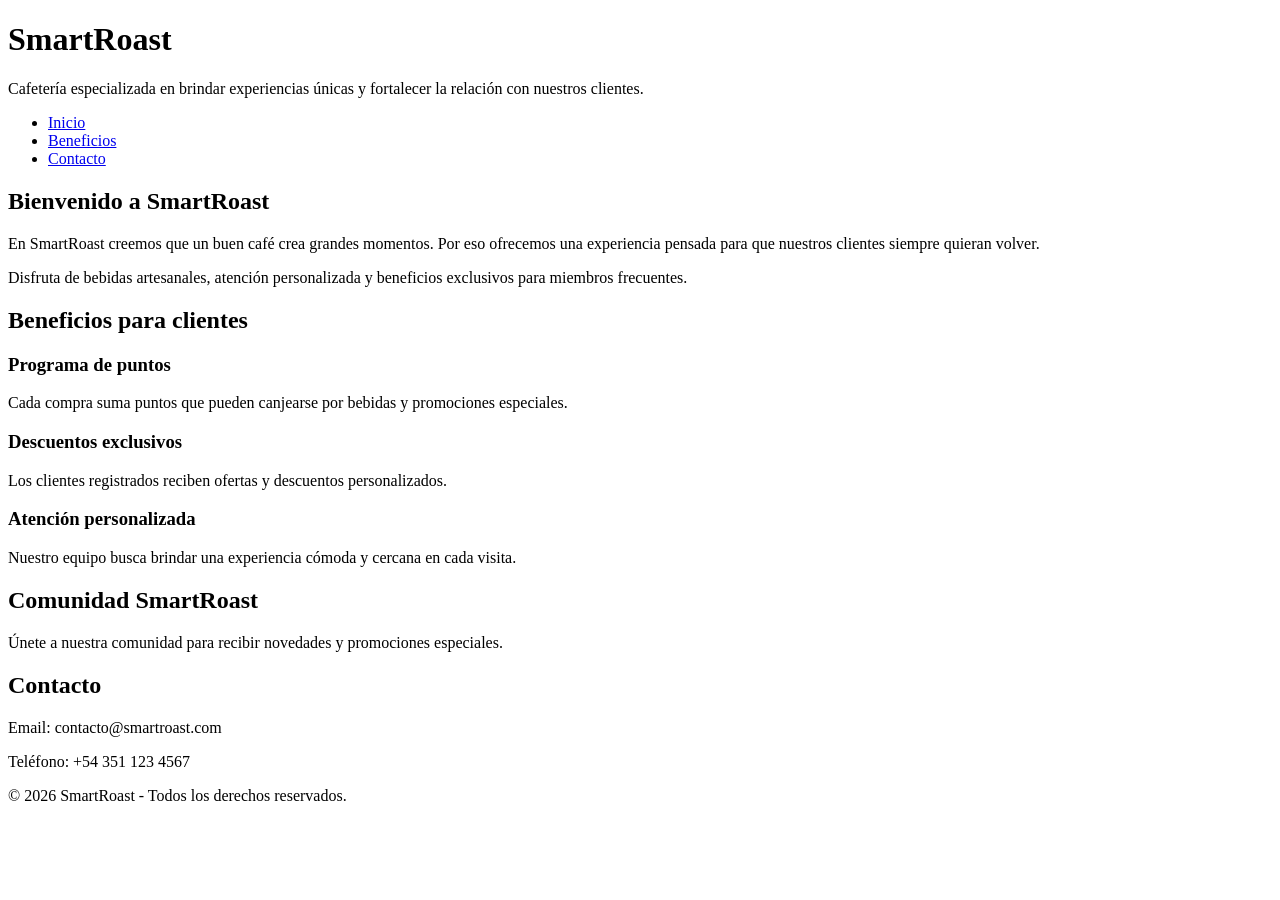
<file: index.html>
<!DOCTYPE html>
<html lang="es">
<head>
    <meta charset="UTF-8">
    <meta name="viewport" content="width=device-width, initial-scale=1.0">
    <title>SmartRoast</title>
</head>
<body>

    <header>
        <h1>SmartRoast</h1>
        <p>
            Cafetería especializada en brindar experiencias únicas y fortalecer
            la relación con nuestros clientes.
        </p>
    </header>

    <nav>
        <ul>
            <li><a href="#inicio">Inicio</a></li>
            <li><a href="#beneficios">Beneficios</a></li>
            <li><a href="#contacto">Contacto</a></li>
        </ul>
    </nav>

    <main>

        <section id="inicio">
            <h2>Bienvenido a SmartRoast</h2>

            <p>
                En SmartRoast creemos que un buen café crea grandes momentos.
                Por eso ofrecemos una experiencia pensada para que nuestros
                clientes siempre quieran volver.
            </p>

            <p>
                Disfruta de bebidas artesanales, atención personalizada y
                beneficios exclusivos para miembros frecuentes.
            </p>
        </section>

        <section id="beneficios">
            <h2>Beneficios para clientes</h2>

            <article>
                <h3>Programa de puntos</h3>
                <p>
                    Cada compra suma puntos que pueden canjearse por bebidas
                    y promociones especiales.
                </p>
            </article>

            <article>
                <h3>Descuentos exclusivos</h3>
                <p>
                    Los clientes registrados reciben ofertas y descuentos
                    personalizados.
                </p>
            </article>

            <article>
                <h3>Atención personalizada</h3>
                <p>
                    Nuestro equipo busca brindar una experiencia cómoda y
                    cercana en cada visita.
                </p>
            </article>
        </section>

        <aside>
            <h2>Comunidad SmartRoast</h2>
            <p>
                Únete a nuestra comunidad para recibir novedades y promociones
                especiales.
            </p>
        </aside>

    </main>

    <footer id="contacto">
        <h2>Contacto</h2>
        <p>Email: contacto@smartroast.com</p>
        <p>Teléfono: +54 351 123 4567</p>
        <p>&copy; 2026 SmartRoast - Todos los derechos reservados.</p>
    </footer>

</body>
</html>
</file>
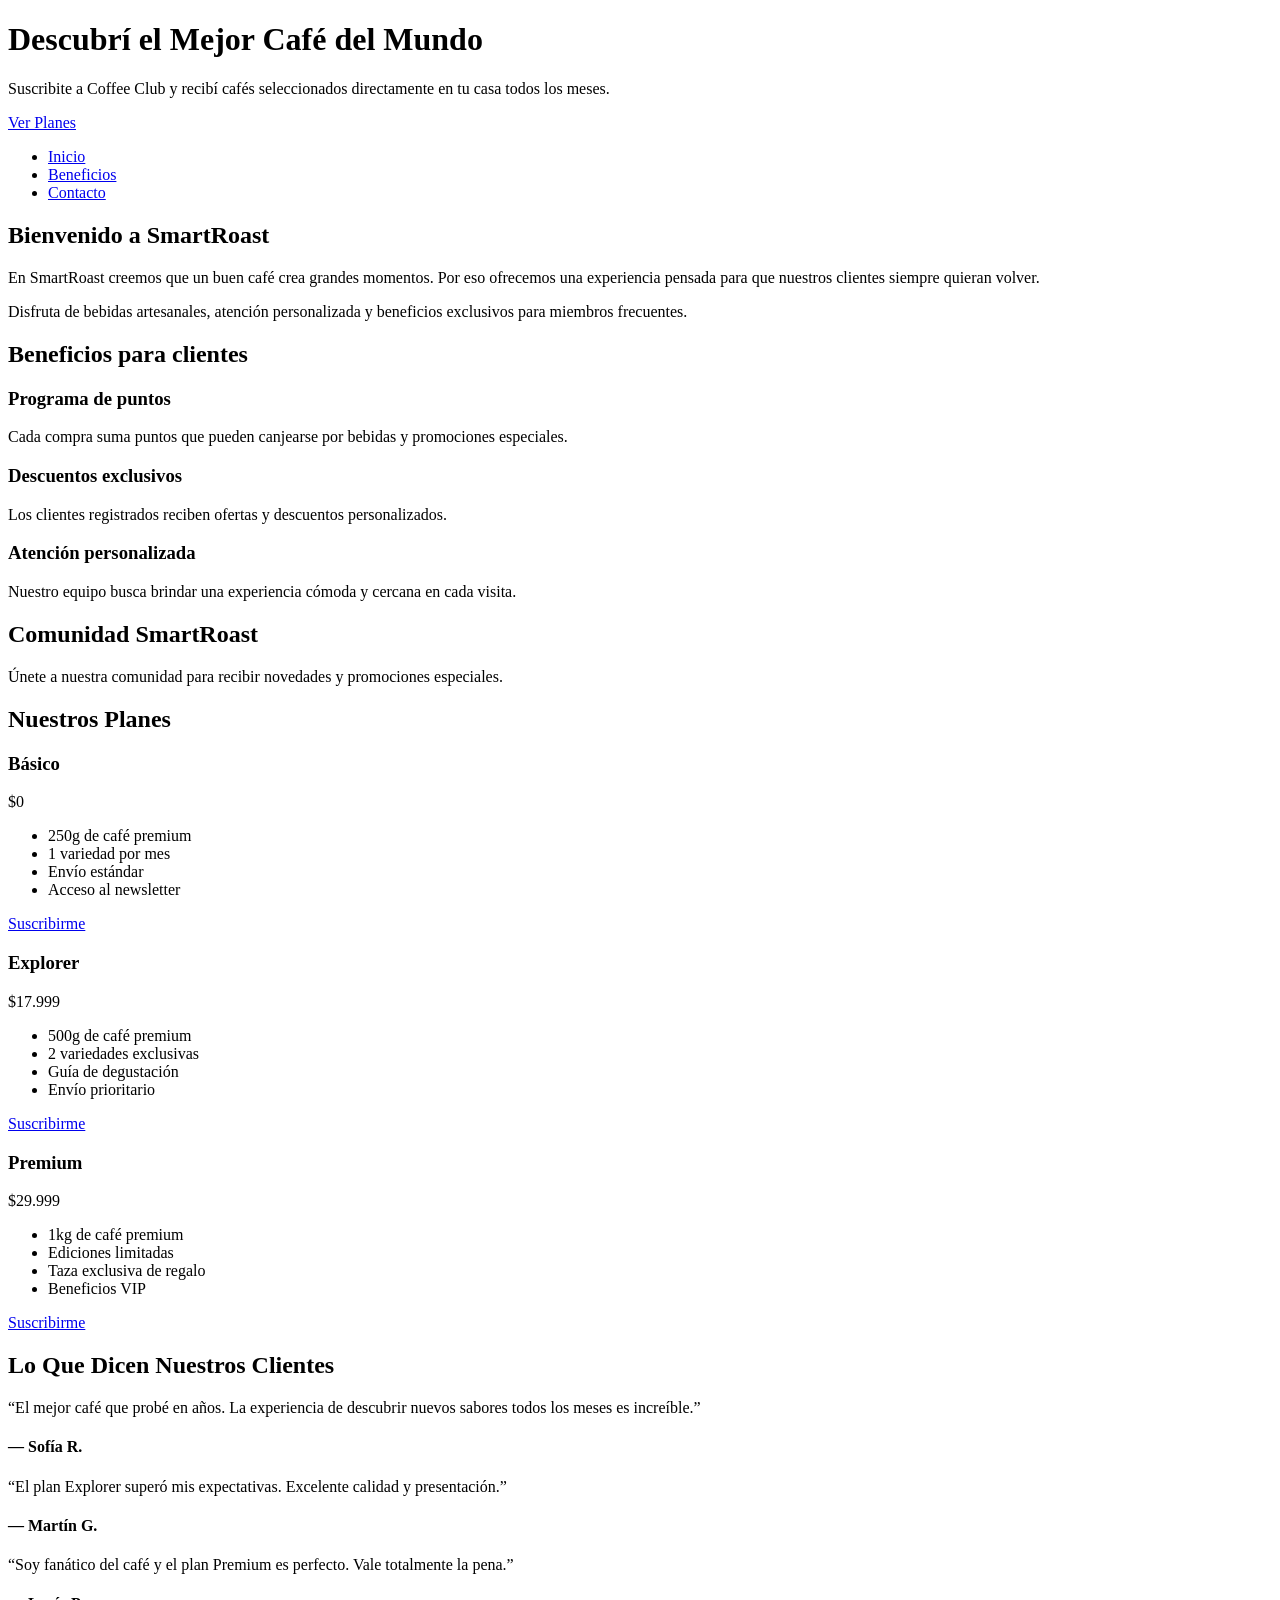
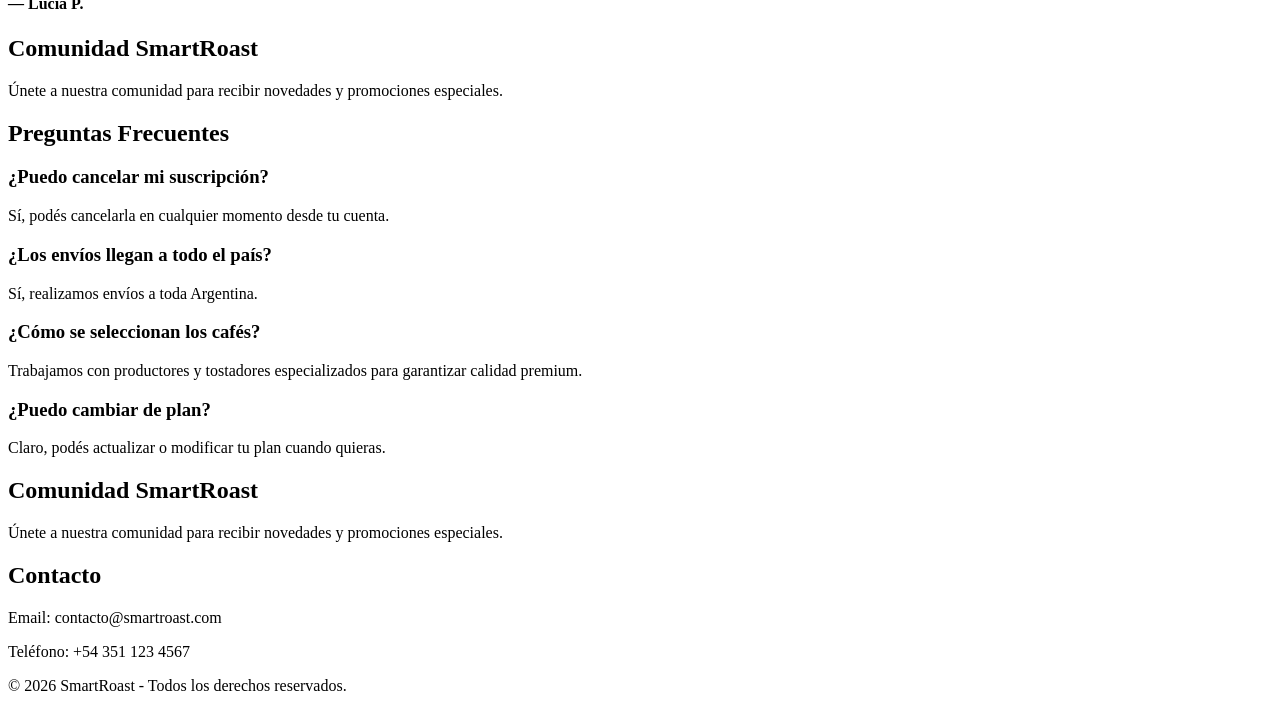
<file: Frontend/index.html>
<!DOCTYPE html>
<html lang="es">
<head>
    <meta charset="UTF-8">
    <meta name="viewport" content="width=device-width, initial-scale=1.0">
    <title>SmartRoast</title>
</head>
</head>
<body>
  <header>
    <div class="hero">
      <h1>Descubrí el Mejor Café del Mundo</h1>
      <p>
        Suscribite a Coffee Club y recibí cafés seleccionados
        directamente en tu casa todos los meses.
      </p>
      <a href="#planes" class="btn">Ver Planes</a>
    </div>
  </header>

    <nav>
        <ul>
            <li><a href="#inicio">Inicio</a></li>
            <li><a href="#beneficios">Beneficios</a></li>
            <li><a href="#contacto">Contacto</a></li>
        </ul>
    </nav>

    <main>

        <section id="inicio">
            <h2>Bienvenido a SmartRoast</h2>

            <p>
                En SmartRoast creemos que un buen café crea grandes momentos.
                Por eso ofrecemos una experiencia pensada para que nuestros
                clientes siempre quieran volver.
            </p>

            <p>
                Disfruta de bebidas artesanales, atención personalizada y
                beneficios exclusivos para miembros frecuentes.
            </p>
        </section>

        <section id="beneficios">
            <h2>Beneficios para clientes</h2>

            <article>
                <h3>Programa de puntos</h3>
                <p>
                    Cada compra suma puntos que pueden canjearse por bebidas
                    y promociones especiales.
                </p>
            </article>

            <article>
                <h3>Descuentos exclusivos</h3>
                <p>
                    Los clientes registrados reciben ofertas y descuentos
                    personalizados.
                </p>
            </article>

            <article>
                <h3>Atención personalizada</h3>
                <p>
                    Nuestro equipo busca brindar una experiencia cómoda y
                    cercana en cada visita.
                </p>
            </article>
        </section>

        <aside>
            <h2>Comunidad SmartRoast</h2>
            <p>
                Únete a nuestra comunidad para recibir novedades y promociones
                especiales.
            </p>
        </aside>

    </main>


  <!-- PLANES -->

  <section id="planes">
    <h2 class="section-title">Nuestros Planes</h2>

    <div class="pricing">

      <div class="card">
        <h3>Básico</h3>
        <div class="basico">$0</div>

        <ul>
          <li>250g de café premium</li>
          <li>1 variedad por mes</li>
          <li>Envío estándar</li>
          <li>Acceso al newsletter</li>
        </ul>

        <a href="#" class="btn">Suscribirme</a>
      </div>

      <div class="card premium">
        <h3>Explorer</h3>
        <div class="basico">$17.999</div>

        <ul>
          <li>500g de café premium</li>
          <li>2 variedades exclusivas</li>
          <li>Guía de degustación</li>
          <li>Envío prioritario</li>
        </ul>

        <a href="#" class="btn">Suscribirme</a>
      </div>

      <div class="card">
        <h3>Premium</h3>
        <div class="basico">$29.999</div>

        <ul>
          <li>1kg de café premium</li>
          <li>Ediciones limitadas</li>
          <li>Taza exclusiva de regalo</li>
          <li>Beneficios VIP</li>
        </ul>

        <a href="#" class="btn">Suscribirme</a>
      </div>

    </div>
  </section>
<!-- TESTIMONIOS -->

  <section>
    <h2 class="section-title">Lo Que Dicen Nuestros Clientes</h2>

    <div class="testimonials">

      <div class="testimonial">
        <p>
          “El mejor café que probé en años. La experiencia
          de descubrir nuevos sabores todos los meses es increíble.”
        </p>

        <h4>— Sofía R.</h4>
      </div>

      <div class="testimonial">
        <p>
          “El plan Explorer superó mis expectativas.
          Excelente calidad y presentación.”
        </p>

        <h4>— Martín G.</h4>
      </div>

      <div class="testimonial">
        <p>
          “Soy fanático del café y el plan Premium es perfecto.
          Vale totalmente la pena.”
        </p>

        <h4>— Lucía P.</h4>
      </div>

    </div>
  </section>
        <aside>
            <h2>Comunidad SmartRoast</h2>
            <p>
                Únete a nuestra comunidad para recibir novedades y promociones
                especiales.
            </p>
        </aside>
      <!-- FAQ -->

  <section>
    <h2 class="section-title">Preguntas Frecuentes</h2>

    <div class="faq">

      <div class="faq-item">
        <h3>¿Puedo cancelar mi suscripción?</h3>
        <p>
          Sí, podés cancelarla en cualquier momento desde tu cuenta.
        </p>
      </div>

      <div class="faq-item">
        <h3>¿Los envíos llegan a todo el país?</h3>
        <p>
          Sí, realizamos envíos a toda Argentina.
        </p>
      </div>

      <div class="faq-item">
        <h3>¿Cómo se seleccionan los cafés?</h3>
        <p>
          Trabajamos con productores y tostadores especializados
          para garantizar calidad premium.
        </p>
      </div>

      <div class="faq-item">
        <h3>¿Puedo cambiar de plan?</h3>
        <p>
          Claro, podés actualizar o modificar tu plan cuando quieras.
        </p>
      </div>

    </div>
  </section>


        <aside>
            <h2>Comunidad SmartRoast</h2>
            <p>
                Únete a nuestra comunidad para recibir novedades y promociones
                especiales.
            </p>
        </aside>


    <footer id="contacto">
        <h2>Contacto</h2>
        <p>Email: contacto@smartroast.com</p>
        <p>Teléfono: +54 351 123 4567</p>
        <p>&copy; 2026 SmartRoast - Todos los derechos reservados.</p>
    </footer>

</body>
</html>
</file>
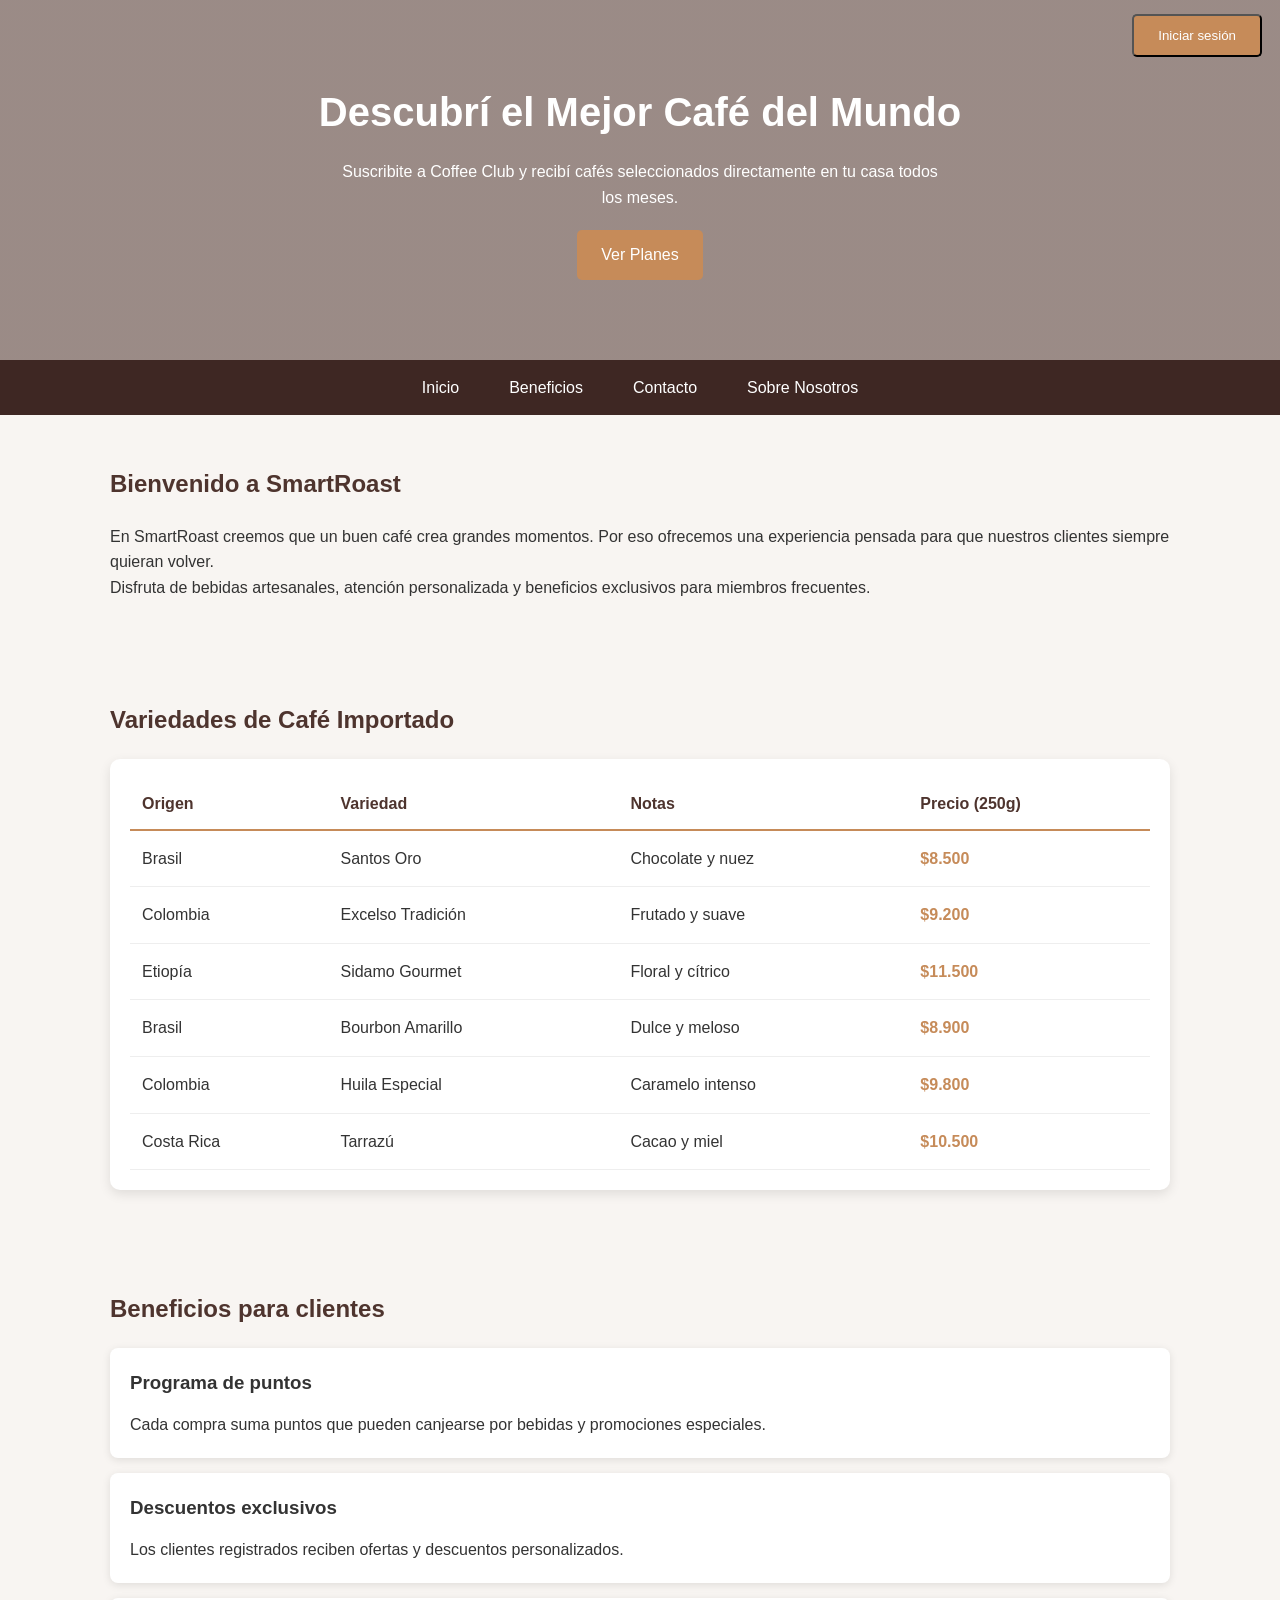
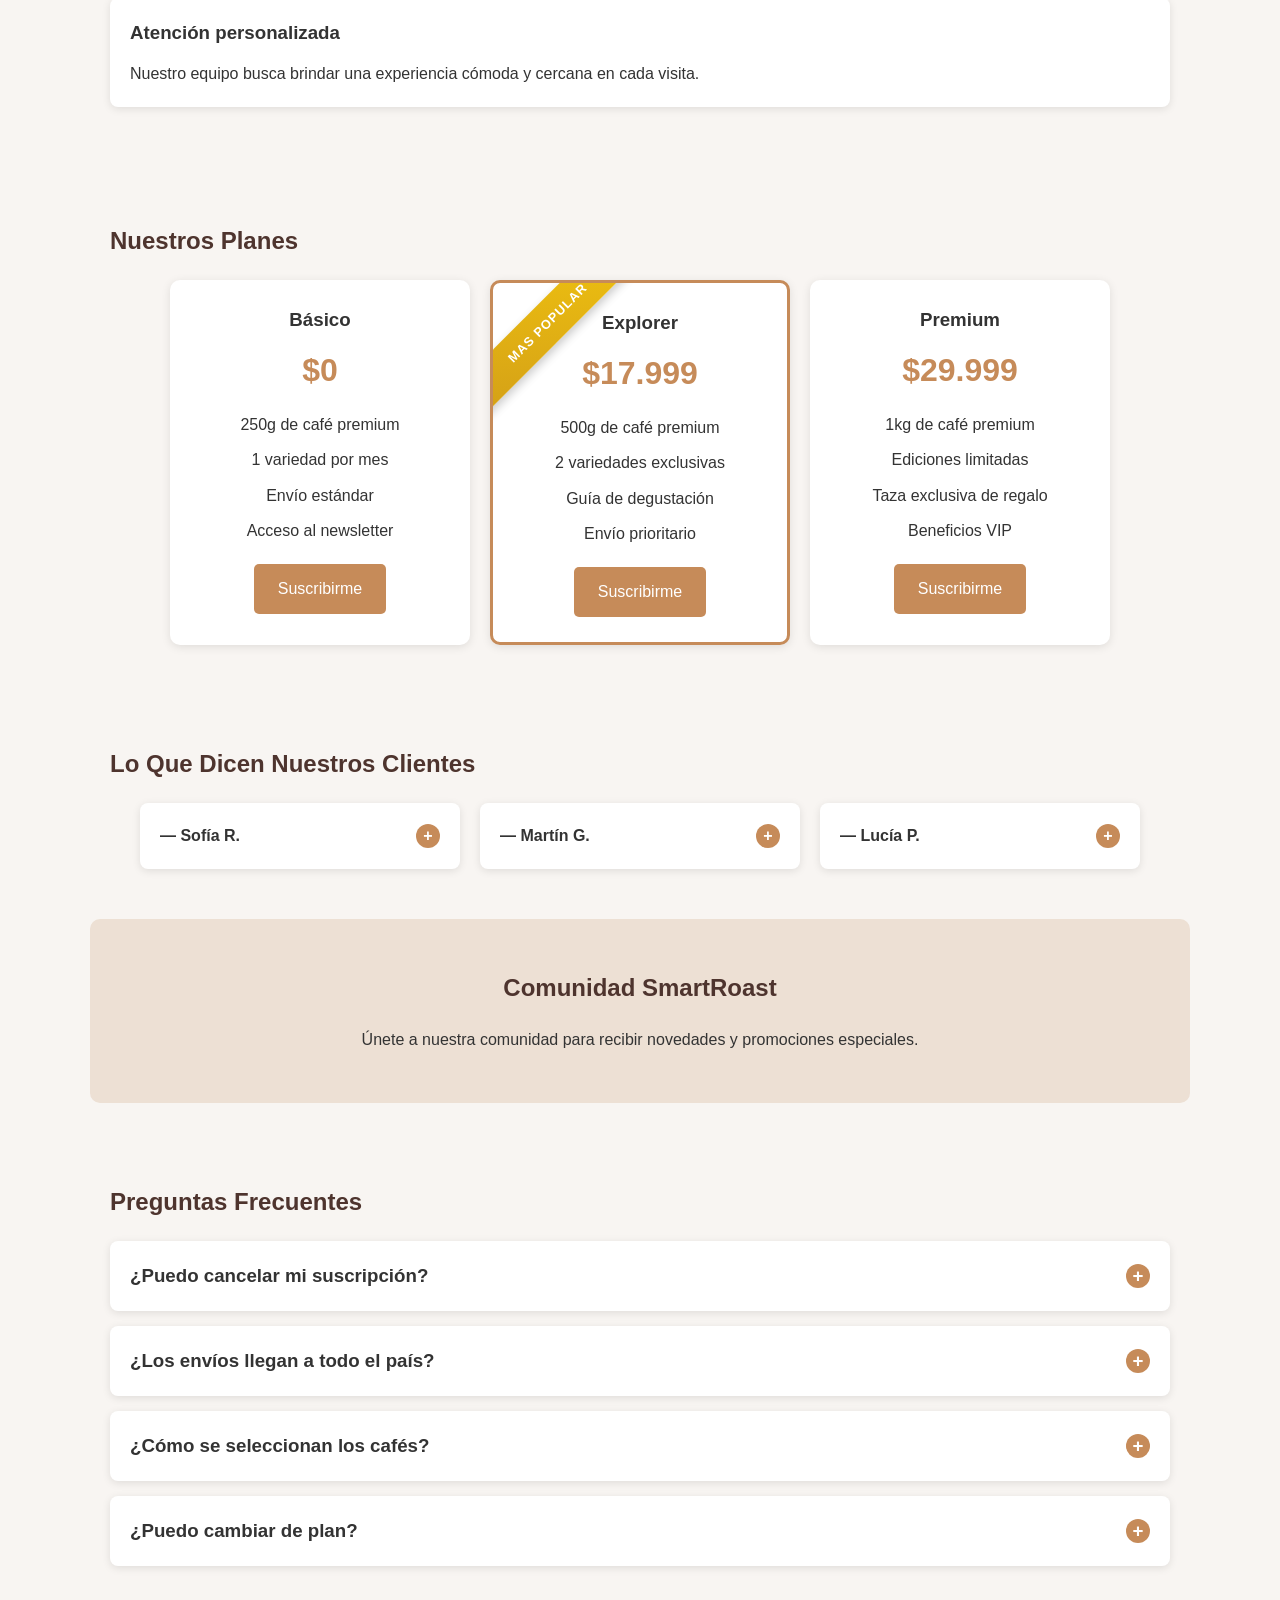
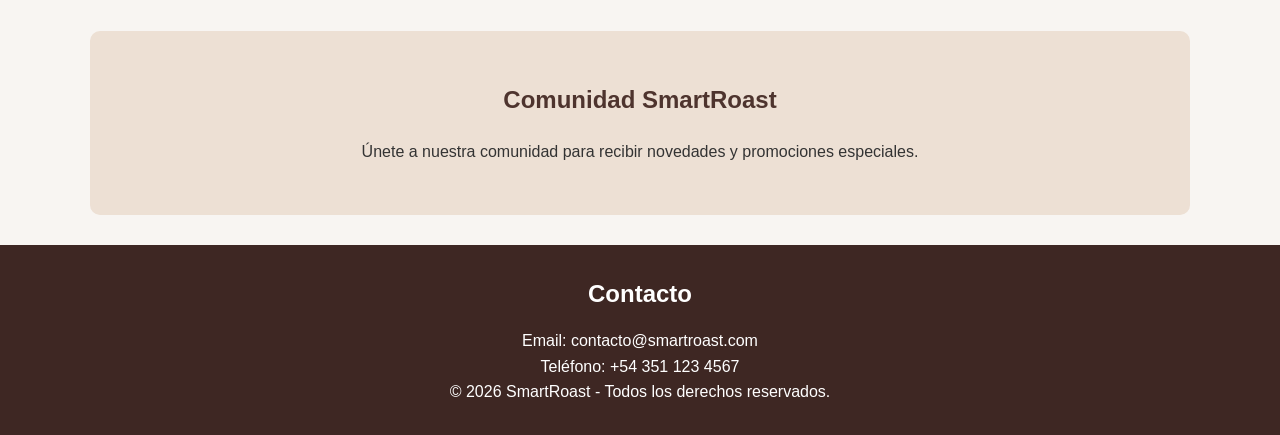
<file: frontend/index.html>
<!DOCTYPE html>
<html lang="es">
<head>
    <meta charset="UTF-8">
    <meta name="viewport" content="width=device-width, initial-scale=1.0">
    <title>SmartRoast</title>
    <link rel="stylesheet" href="style.css">
    <link rel="Icon" href="https://static.vecteezy.com/system/resources/thumbnails/044/775/655/small/coffee-bean-isolated-on-transparent-background-png.png" type="image/x-icon">
</head>
<body>
  <header>
    <div class="hero">
      <h1>Descubrí el Mejor Café del Mundo</h1>
      <p>
        Suscribite a Coffee Club y recibí cafés seleccionados
        directamente en tu casa todos los meses.
      </p>
      <a href="#planes" class="btn">Ver Planes</a>
    </div>
  </header>

    <nav>
    <ul>
        <li><a href="#inicio">Inicio</a></li>
        <li><a href="#beneficios">Beneficios</a></li>
        <li><a href="#contacto">Contacto</a></li>
        <li><a href="nosotros.html">Sobre Nosotros</a></li>
    </ul>
</nav>

    <div class="auth-controls">
        <button id="btnLogin" class="btn">Iniciar sesión</button>
        <div id="userPanel">
            <span id="userName" class="user-name"></span>
            <button id="btnLogout" class="btn">Salir</button>
        </div>
    </div>

    <main>

        <section id="inicio">
            <h2>Bienvenido a SmartRoast</h2>

            <p>
                En SmartRoast creemos que un buen café crea grandes momentos.
                Por eso ofrecemos una experiencia pensada para que nuestros
                clientes siempre quieran volver.
            </p>

            <p>
                Disfruta de bebidas artesanales, atención personalizada y
                beneficios exclusivos para miembros frecuentes.
            </p>
        </section>

        <section id="variedades">
            <h2>Variedades de Café Importado</h2>
            <div class="tabla-contenedor">
                <table class="tabla-cafes">
                    <thead>
                        <tr>
                            <th>Origen</th>
                            <th>Variedad</th>
                            <th>Notas</th>
                            <th>Precio (250g)</th>
                        </tr>
                    </thead>
                    <tbody>
                        <tr>
                            <td>Brasil</td>
                            <td>Santos Oro</td>
                            <td>Chocolate y nuez</td>
                            <td class="precio-celda">$8.500</td>
                        </tr>
                        <tr>
                            <td>Colombia</td>
                            <td>Excelso Tradición</td>
                            <td>Frutado y suave</td>
                            <td class="precio-celda">$9.200</td>
                        </tr>
                        <tr>
                            <td>Etiopía</td>
                            <td>Sidamo Gourmet</td>
                            <td>Floral y cítrico</td>
                            <td class="precio-celda">$11.500</td>
                        </tr>
                        <tr>
                            <td>Brasil</td>
                            <td>Bourbon Amarillo</td>
                            <td>Dulce y meloso</td>
                            <td class="precio-celda">$8.900</td>
                        </tr>
                        <tr>
                            <td>Colombia</td>
                            <td>Huila Especial</td>
                            <td>Caramelo intenso</td>
                            <td class="precio-celda">$9.800</td>
                        </tr>
                        <tr>
                            <td>Costa Rica</td>
                            <td>Tarrazú</td>
                            <td>Cacao y miel</td>
                            <td class="precio-celda">$10.500</td>
                        </tr>
                    </tbody>
                </table>
            </div>
        </section>

        <section id="beneficios">
            <h2>Beneficios para clientes</h2>

            <article>
                <h3>Programa de puntos</h3>
                <p>
                    Cada compra suma puntos que pueden canjearse por bebidas
                    y promociones especiales.
                </p>
            </article>

            <article>
                <h3>Descuentos exclusivos</h3>
                <p>
                    Los clientes registrados reciben ofertas y descuentos
                    personalizados.
                </p>
            </article>

            <article>
                <h3>Atención personalizada</h3>
                <p>
                    Nuestro equipo busca brindar una experiencia cómoda y
                    cercana en cada visita.
                </p>
            </article>
            
        </section>
        <section id="planes">
    <h2 class="section-title">Nuestros Planes</h2>

    <div class="pricing">

      <div class="card">
        <h3>Básico</h3>
        <div class="basico">$0</div>

        <ul>
          <li>250g de café premium</li>
          <li>1 variedad por mes</li>
          <li>Envío estándar</li>
          <li>Acceso al newsletter</li>
        </ul>

        <a href="#" class="btn">Suscribirme</a>
      </div>

     <div class="card premium">
    <span class="ribbon">Mas Popular</span>

    <h3>Explorer</h3>
    <div class="basico">$17.999</div>

    <ul>
        <li>500g de café premium</li>
        <li>2 variedades exclusivas</li>
        <li>Guía de degustación</li>
        <li>Envío prioritario</li>
    </ul>

    <a href="#" class="btn">Suscribirme</a>
</div>

      <div class="card">
        <h3>Premium</h3>
        <div class="basico">$29.999</div>

        <ul>
          <li>1kg de café premium</li>
          <li>Ediciones limitadas</li>
          <li>Taza exclusiva de regalo</li>
          <li>Beneficios VIP</li>
        </ul>

        <a href="#" class="btn">Suscribirme</a>
      </div>

    </div>
  </section>
<section>
    <h2 class="section-title">Lo Que Dicen Nuestros Clientes</h2>

    <div class="testimonials">

      <div class="testimonial">
        <p>
          “El mejor café que probé en años. La experiencia
          de descubrir nuevos sabores todos los meses es increíble.”
        </p>

        <h4>— Sofía R.</h4>
      </div>

      <div class="testimonial">
        <p>
          “El plan Explorer superó mis expectativas.
          Excelente calidad y presentación.”
        </p>

        <h4>— Martín G.</h4>
      </div>

      <div class="testimonial">
        <p>
          “Soy fanático del café y el plan Premium es perfecto.
          Vale totalmente la pena.”
        </p>

        <h4>— Lucía P.</h4>
      </div>

    </div>
  </section>
        <aside>
            <h2>Comunidad SmartRoast</h2>
            <p>
                Únete a nuestra comunidad para recibir novedades y promociones
                especiales.
            </p>
        </aside>
 <section>
    <h2 class="section-title">Preguntas Frecuentes</h2>

    <div class="faq">

      <div class="faq-item">
        <h3>¿Puedo cancelar mi suscripción?</h3>
        <p>
          Sí, podés cancelarla en cualquier momento desde tu cuenta.
        </p>
      </div>

      <div class="faq-item">
        <h3>¿Los envíos llegan a todo el país?</h3>
        <p>
          Sí, realizamos envíos a toda Argentina.
        </p>
      </div>

      <div class="faq-item">
        <h3>¿Cómo se seleccionan los cafés?</h3>
        <p>
          Trabajamos con productores y tostadores especializados
          para garantizar calidad premium.
        </p>
      </div>

      <div class="faq-item">
        <h3>¿Puedo cambiar de plan?</h3>
        <p>
          Claro, podés actualizar o modificar tu plan cuando quieras.
        </p>
      </div>

    </div>
  </section>

        <aside>
            <h2>Comunidad SmartRoast</h2>
            <p>
                Únete a nuestra comunidad para recibir novedades y promociones
                especiales.
            </p>
        </aside>

    </main>


    <footer id="contacto">
        <h2>Contacto</h2>
        <p>Email: contacto@smartroast.com</p>
        <p>Teléfono: +54 351 123 4567</p>
        <p>&copy; 2026 SmartRoast - Todos los derechos reservados.</p>
    </footer>

<button id="btn-arriba">⮝</button>

<script src="funciones.js"></script>

</body>
</html>
</file>
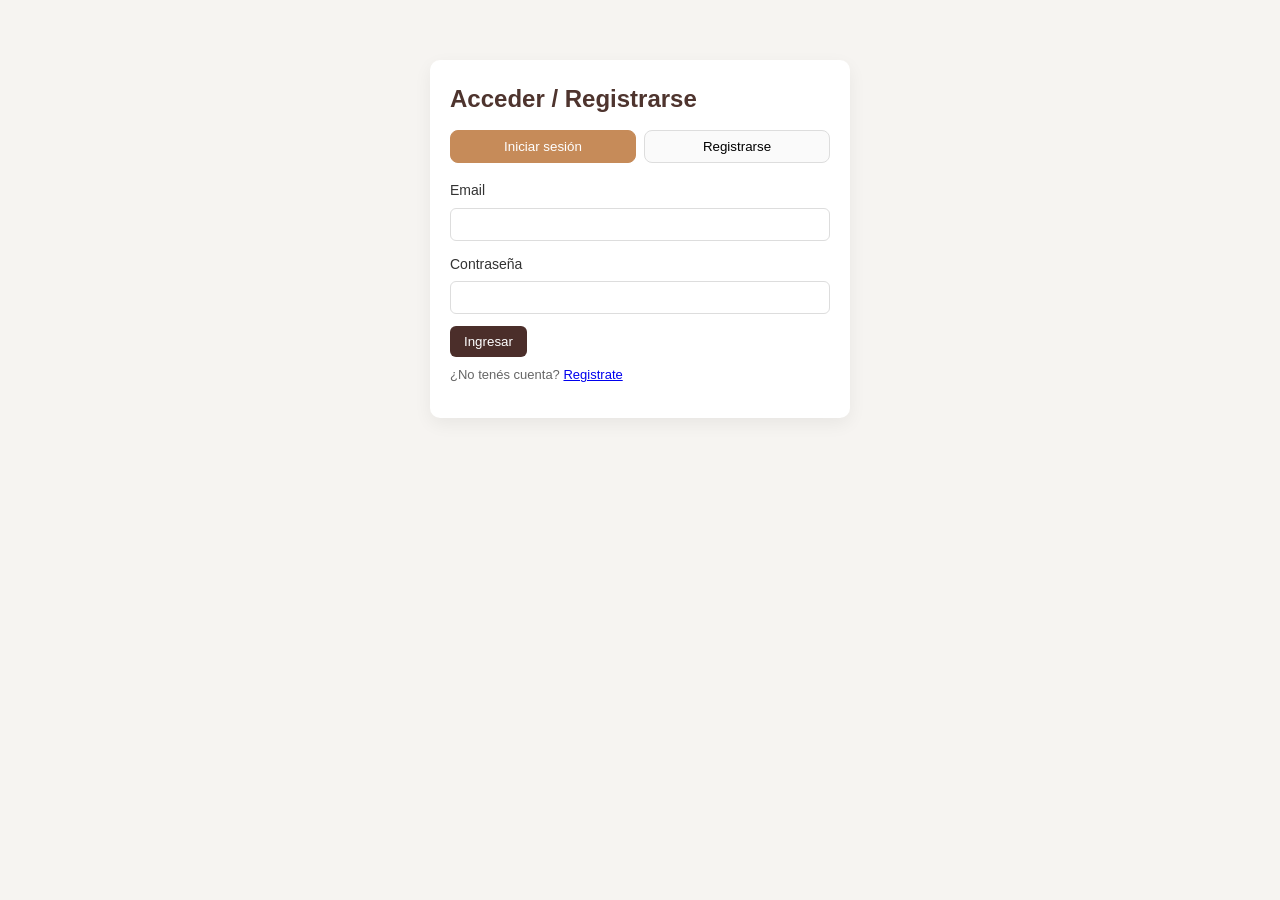
<file: frontend/inicio-de-sesion.html>
<!DOCTYPE html>
<html lang="es">
<head>
  <meta charset="utf-8">
  <meta name="viewport" content="width=device-width,initial-scale=1">
  <title>Inicio de sesión - SmartRoast</title>
  <link rel="stylesheet" href="style.css">
  <style>
    body{font-family:Arial,Helvetica,sans-serif;background:#f6f4f1;padding:24px}
    .auth-box{max-width:420px;margin:36px auto;background:white;padding:20px;border-radius:10px;box-shadow:0 6px 18px rgba(0,0,0,0.06)}
    .auth-box h2{margin:0 0 12px}
    .tabs{display:flex;gap:8px;margin-bottom:16px}
    .tabs button{flex:1;padding:8px;border-radius:8px;border:1px solid #ddd;background:#fafafa}
    .tabs button.active{background:#c68b59;color:white;border-color:#c68b59}
    form{display:none}
    form.active{display:block}
    label{display:block;font-size:14px;margin-bottom:6px}
    input{width:100%;padding:8px;margin-bottom:12px;border:1px solid #ddd;border-radius:6px}
    .btn{display:inline-block;padding:8px 14px;background:#4b2e2a;color:white;border-radius:6px;text-decoration:none;border:none}
    .small{font-size:13px;color:#666;margin-top:8px}
  </style>
</head>
<body>
  <div class="auth-box">
    <h2>Acceder / Registrarse</h2>

    <div class="tabs">
      <button id="tabLogin" class="active">Iniciar sesión</button>
      <button id="tabRegister">Registrarse</button>
    </div>

    <form id="loginForm" class="active">
      <label for="loginEmail">Email</label>
      <input id="loginEmail" type="email" required>
      <label for="loginPassword">Contraseña</label>
      <input id="loginPassword" type="password" required>
      <button id="doLogin" class="btn">Ingresar</button>
      <p class="small">¿No tenés cuenta? <a href="#" id="toRegister">Registrate</a></p>
    </form>

    <form id="registerForm">
      <label for="registerName">Nombre</label>
      <input id="registerName" type="text" required>
      <label for="registerEmail">Email</label>
      <input id="registerEmail" type="email" required>
      <label for="registerPassword">Contraseña</label>
      <input id="registerPassword" type="password" required>
      <label for="registerPassword2">Repetir contraseña</label>
      <input id="registerPassword2" type="password" required>
      <button id="doRegister" class="btn">Crear cuenta</button>
      <p class="small">¿Ya tenés cuenta? <a href="#" id="toLogin">Iniciar sesión</a></p>
    </form>

    <div id="authMessage" style="margin-top:12px"></div>
  </div>

<script>
// Simple client-side "DB" using localStorage for learning/demo purposes
const DB_KEY = 'smartroast_users';
function getUsers(){ const s = localStorage.getItem(DB_KEY); return s ? JSON.parse(s) : []; }
function saveUsers(users){ localStorage.setItem(DB_KEY, JSON.stringify(users)); }
function setCurrentUser(user){ if (user) localStorage.setItem('smartroast_currentUser', JSON.stringify(user)); else localStorage.removeItem('smartroast_currentUser'); }

const tabLogin = document.getElementById('tabLogin');
const tabRegister = document.getElementById('tabRegister');
const loginForm = document.getElementById('loginForm');
const registerForm = document.getElementById('registerForm');
const authMessage = document.getElementById('authMessage');

function showMessage(msg, isError){ authMessage.textContent = msg; authMessage.style.color = isError ? '#b00020' : '#1b5e20'; setTimeout(()=> authMessage.textContent = '', 3500); }

tabLogin.addEventListener('click', ()=>{ tabLogin.classList.add('active'); tabRegister.classList.remove('active'); loginForm.classList.add('active'); registerForm.classList.remove('active'); });
tabRegister.addEventListener('click', ()=>{ tabRegister.classList.add('active'); tabLogin.classList.remove('active'); registerForm.classList.add('active'); loginForm.classList.remove('active'); });

document.getElementById('toRegister').addEventListener('click',(e)=>{ e.preventDefault(); tabRegister.click(); });
document.getElementById('toLogin').addEventListener('click',(e)=>{ e.preventDefault(); tabLogin.click(); });

// Register
document.getElementById('doRegister').addEventListener('click',(e)=>{
  e.preventDefault();
  const name = document.getElementById('registerName').value.trim();
  const email = document.getElementById('registerEmail').value.trim();
  const pwd = document.getElementById('registerPassword').value;
  const pwd2 = document.getElementById('registerPassword2').value;
  if(!name||!email||!pwd||!pwd2){ showMessage('Completa todos los campos', true); return; }
  if(pwd.length < 4){ showMessage('La contraseña debe tener al menos 4 caracteres', true); return; }
  if(pwd !== pwd2){ showMessage('Las contraseñas no coinciden', true); return; }
  const users = getUsers();
  if(users.find(u=>u.email === email)){ showMessage('Ese email ya está registrado', true); return; }
  const newUser = { id: Date.now(), name, email, password: pwd };
  users.push(newUser); saveUsers(users);
  showMessage('Cuenta creada correctamente. Inicia sesión.');
  tabLogin.click();
});

// Login
document.getElementById('doLogin').addEventListener('click',(e)=>{
  e.preventDefault();
  const email = document.getElementById('loginEmail').value.trim();
  const pwd = document.getElementById('loginPassword').value;
  if(!email||!pwd){ showMessage('Completa todos los campos', true); return; }
  const users = getUsers();
  const user = users.find(u=>u.email===email);
  if(!user){ showMessage('Email no registrado', true); return; }
  if(user.password !== pwd){ showMessage('Contraseña incorrecta', true); return; }
  setCurrentUser(user);
  showMessage('Ingreso exitoso. Redirigiendo...');
  setTimeout(()=> window.location.href = 'index.html', 1000);
});
</script>

</body>
</html>
</file>
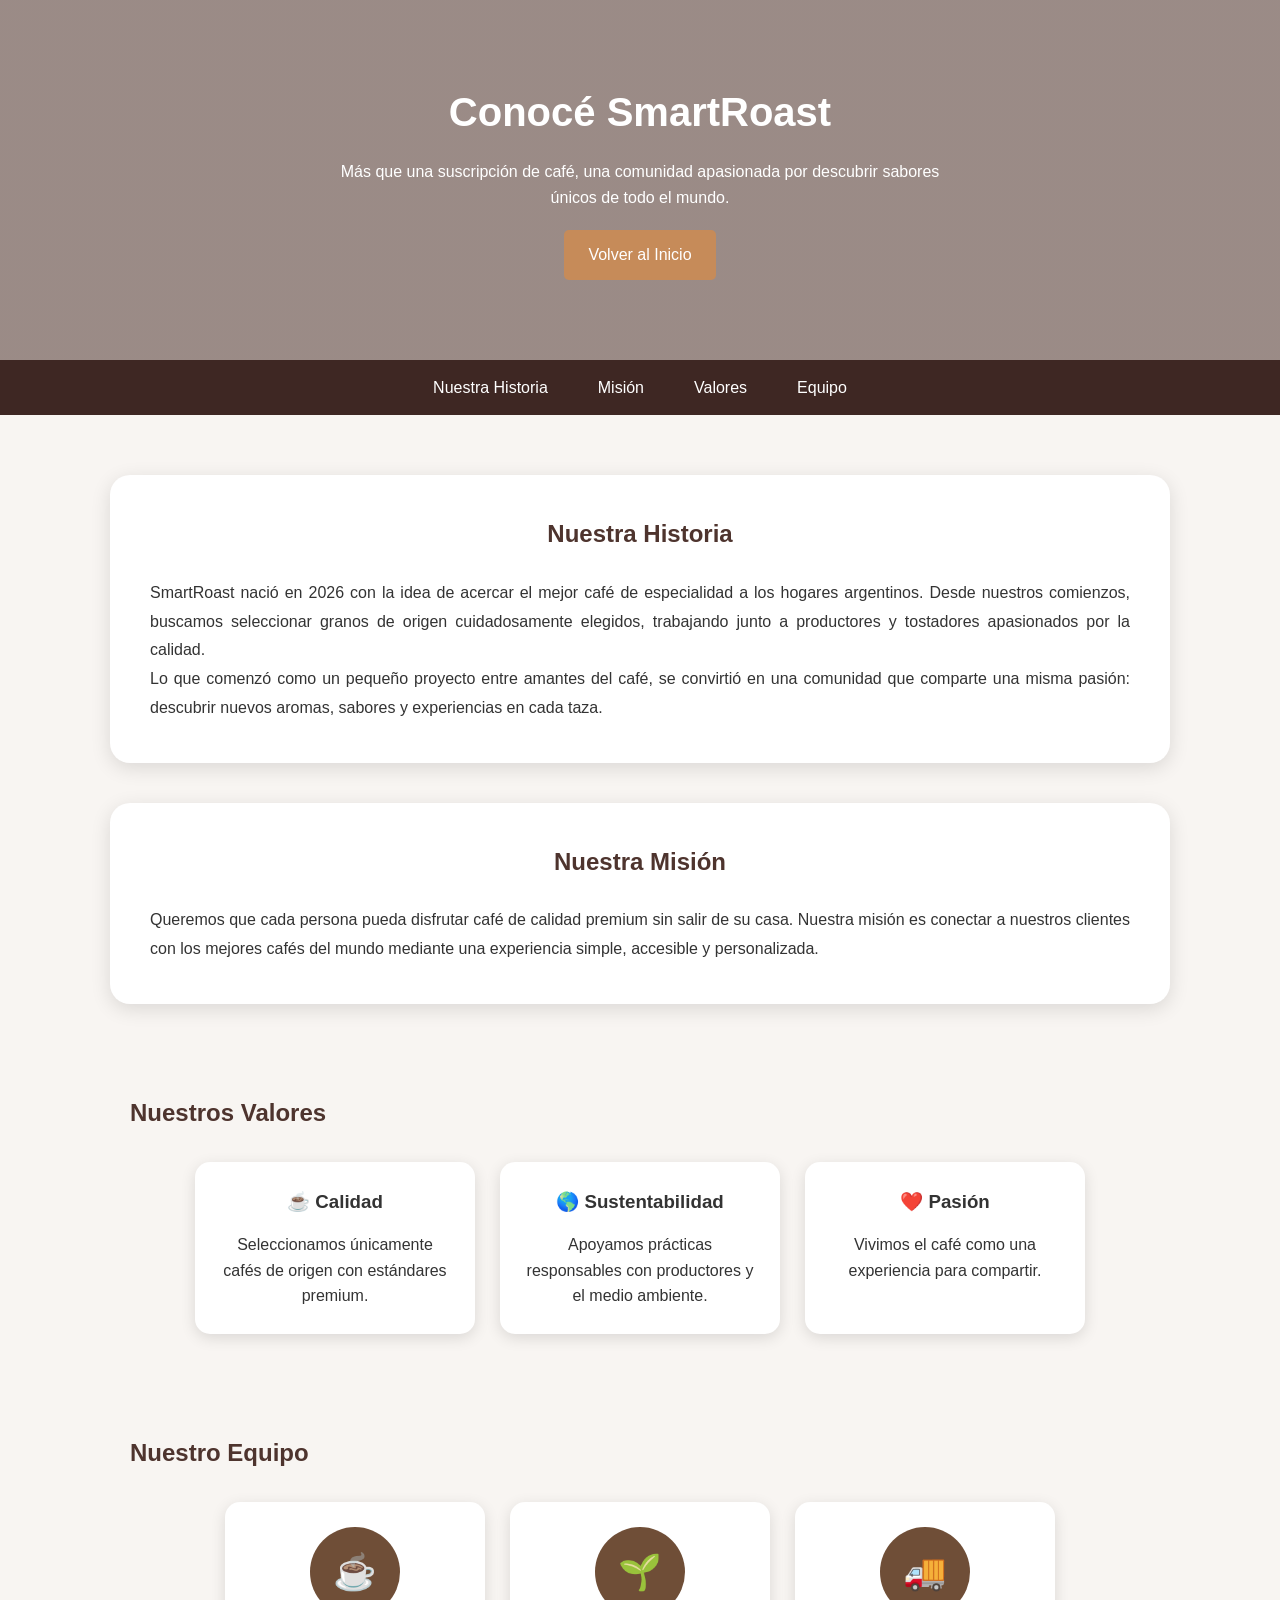
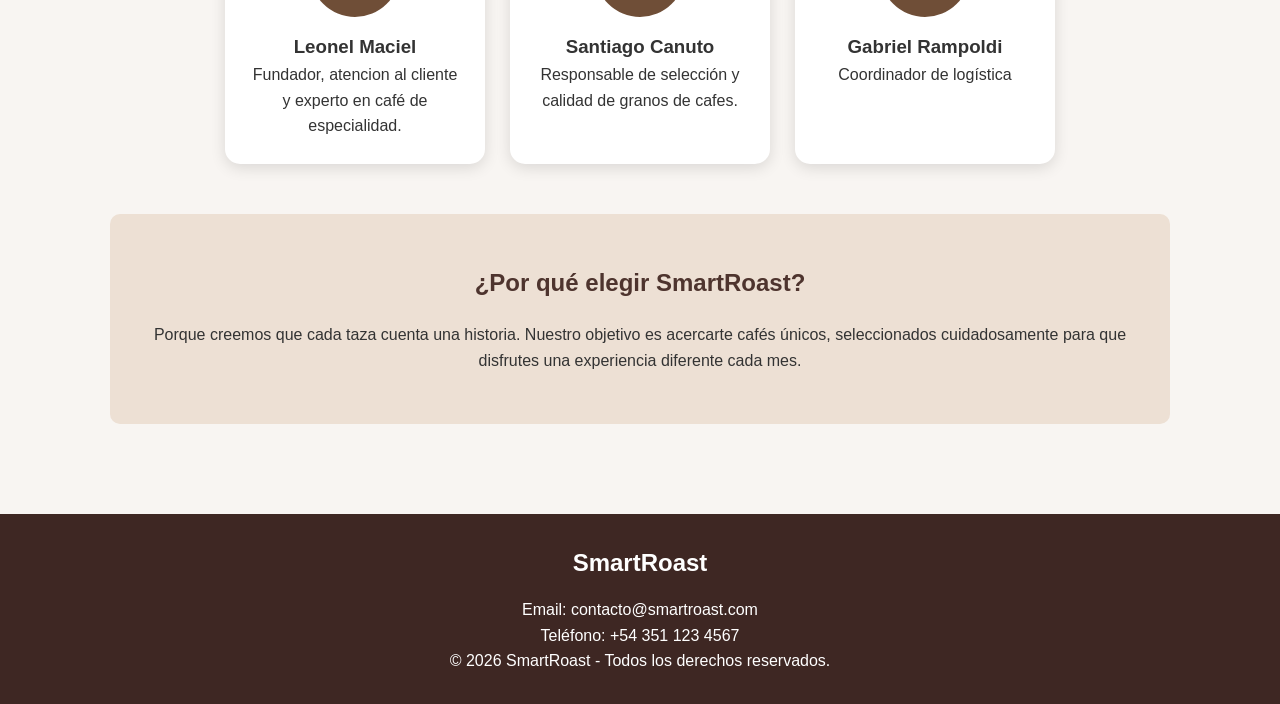
<file: frontend/nosotros.html>
<!DOCTYPE html>
<html lang="es">
<head>
    <meta charset="UTF-8">
    <meta name="viewport" content="width=device-width, initial-scale=1.0">
    <title>Sobre Nosotros - SmartRoast</title>

    <link rel="stylesheet" href="style.css">

    <link rel="icon"
    href="https://static.vecteezy.com/system/resources/thumbnails/044/775/655/small/coffee-bean-isolated-on-transparent-background-png.png">

    <style>

        .nosotros-container{
            max-width: 1100px;
            margin: auto;
            padding: 60px 20px;
        }

        .nosotros-card{
            background: white;
            padding: 40px;
            border-radius: 20px;
            box-shadow: 0 5px 20px rgba(0,0,0,.12);
            margin-bottom: 40px;
        }

        .nosotros-card h2{
            text-align: center;
            margin-bottom: 25px;
        }

        .nosotros-card p{
            line-height: 1.8;
            text-align: justify;
        }

        .valores{
            display: flex;
            flex-wrap: wrap;
            justify-content: center;
            gap: 25px;
            margin-top: 30px;
        }

        .valor-card{
            width: 280px;
            background: white;
            padding: 25px;
            border-radius: 15px;
            text-align: center;
            box-shadow: 0 4px 15px rgba(0,0,0,.12);
        }

        .valor-card h3{
            margin-bottom: 15px;
        }

        .equipo{
            display: flex;
            flex-wrap: wrap;
            justify-content: center;
            gap: 25px;
            margin-top: 30px;
        }

        .miembro{
            width: 260px;
            background: white;
            padding: 25px;
            border-radius: 15px;
            text-align: center;
            box-shadow: 0 4px 15px rgba(0,0,0,.12);
        }

        .avatar{
            width: 90px;
            height: 90px;
            border-radius: 50%;
            background: #6f4e37;
            color: white;
            font-size: 35px;
            display: flex;
            align-items: center;
            justify-content: center;
            margin: auto;
            margin-bottom: 15px;
        }

    </style>
</head>

<body>

<header>
    <div class="hero">
        <h1>Conocé SmartRoast</h1>

        <p>
            Más que una suscripción de café,
            una comunidad apasionada por descubrir
            sabores únicos de todo el mundo.
        </p>

        <a href="index.html" class="btn">
            Volver al Inicio
        </a>
    </div>
</header>

<nav>
    <ul>
        <li><a href="#historia">Nuestra Historia</a></li>
        <li><a href="#mision">Misión</a></li>
        <li><a href="#valores">Valores</a></li>
        <li><a href="#equipo">Equipo</a></li>
    </ul>
</nav>

<main class="nosotros-container">

    <section id="historia" class="nosotros-card">

        <h2>Nuestra Historia</h2>

        <p>
            SmartRoast nació en 2026 con la idea de acercar el mejor café
            de especialidad a los hogares argentinos. Desde nuestros comienzos,
            buscamos seleccionar granos de origen cuidadosamente elegidos,
            trabajando junto a productores y tostadores apasionados por la calidad.
        </p>

        <p>
            Lo que comenzó como un pequeño proyecto entre amantes del café,
            se convirtió en una comunidad que comparte una misma pasión:
            descubrir nuevos aromas, sabores y experiencias en cada taza.
        </p>

    </section>

    <section id="mision" class="nosotros-card">

        <h2>Nuestra Misión</h2>

        <p>
            Queremos que cada persona pueda disfrutar café de calidad premium
            sin salir de su casa. Nuestra misión es conectar a nuestros clientes
            con los mejores cafés del mundo mediante una experiencia simple,
            accesible y personalizada.
        </p>

    </section>

    <section id="valores">

        <h2 class="section-title">
            Nuestros Valores
        </h2>

        <div class="valores">

            <div class="valor-card">
                <h3>☕ Calidad</h3>
                <p>
                    Seleccionamos únicamente cafés de origen con estándares premium.
                </p>
            </div>

            <div class="valor-card">
                <h3>🌎 Sustentabilidad</h3>
                <p>
                    Apoyamos prácticas responsables con productores y el medio ambiente.
                </p>
            </div>

            <div class="valor-card">
                <h3>❤️ Pasión</h3>
                <p>
                    Vivimos el café como una experiencia para compartir.
                </p>
            </div>

        </div>

    </section>

    <section id="equipo">

        <h2 class="section-title">
            Nuestro Equipo
        </h2>

        <div class="equipo">

            <div class="miembro">

                <div class="avatar">
                    ☕
                </div>

                <h3>Leonel Maciel</h3>

                <p>
                    Fundador, atencion al cliente y experto en café de especialidad.
                </p>

            </div>

            <div class="miembro">

                <div class="avatar">
                    🌱
                </div>

                <h3>Santiago Canuto</h3>

                <p>
                    Responsable de selección y calidad de granos de cafes.
                </p>

            </div>

            <div class="miembro">

                <div class="avatar">
                    🚚
                </div>

                <h3>Gabriel Rampoldi</h3>

                <p>
                    Coordinador de logística 
                </p>

            </div>

        </div>

    </section>

    <aside>

        <h2>¿Por qué elegir SmartRoast?</h2>

        <p>
            Porque creemos que cada taza cuenta una historia.
            Nuestro objetivo es acercarte cafés únicos,
            seleccionados cuidadosamente para que disfrutes
            una experiencia diferente cada mes.
        </p>

    </aside>

</main>

<footer>

    <h2>SmartRoast</h2>

    <p>Email: contacto@smartroast.com</p>

    <p>Teléfono: +54 351 123 4567</p>

    <p>&copy; 2026 SmartRoast - Todos los derechos reservados.</p>

</footer>

</body>
</html>
</file>
<file: frontend/style.css>
*{
    margin: 0;
    padding: 0;
    box-sizing: border-box;
}

body{
    font-family: Arial, sans-serif;
    line-height: 1.6;
    background-color: #f8f5f2;
    color: #333;
}

header{
    background: linear-gradient(rgba(78,52,46,0.55), rgba(78,52,46,0.55)), url('https://images.unsplash.com/photo-1512568400610-62da28bc8a13?fm=jpg&q=60&w=3000&auto=format&fit=crop&ixlib=rb-4.1.0&ixid=M3wxMjA3fDB8MHxzZWFyY2h8MTZ8fGNhZiVDMyVBOXxlbnwwfHwwfHx8MA%3D%3D') center/cover no-repeat;
    color: white;
    text-align: center;
    padding: 80px 20px;
}

.hero h1{
    font-size: 2.5rem;
    margin-bottom: 15px;
}

.hero p{
    max-width: 600px;
    margin: 0 auto 20px;
}

.btn{
    display: inline-block;
    background: #c68b59;
    color: white;
    text-decoration: none;
    padding: 12px 24px;
    border-radius: 5px;
    transition: 0.3s;
}

.btn:hover{
    background: #a66a3f;
}

nav{
    background: #3e2723;
}

nav ul{
    display: flex;
    justify-content: center;
    list-style: none;
}

nav ul li a{
    display: block;
    padding: 15px 25px;
    color: white;
    text-decoration: none;
}

nav ul li a:hover{
    background: #5d4037;
}

section,
aside{
    padding: 50px 20px;
    max-width: 1100px;
    margin: auto;
}

h2{
    margin-bottom: 20px;
    color: #4e342e;
}

article{
    background: white;
    padding: 20px;
    margin: 15px 0;
    border-radius: 8px;
    box-shadow: 0 2px 8px rgba(0,0,0,0.1);
}

.pricing{
    display: flex;
    gap: 20px;
    justify-content: center;
    flex-wrap: wrap;
}

.card{
    background: white;
    width: 300px;
    padding: 25px;
    border-radius: 10px;
    text-align: center;
    box-shadow: 0 2px 10px rgba(0,0,0,0.1);
}

.card h3{
    margin-bottom: 10px;
}

.basico{
    font-size: 2rem;
    font-weight: bold;
    color: #c68b59;
    margin-bottom: 15px;
}

.card ul{
    list-style: none;
    margin-bottom: 20px;
}

.card ul li{
    margin: 10px 0;
}

.premium{
    border: 3px solid #c68b59;
}

.testimonials{
    display: flex;
    gap: 20px;
    flex-wrap: wrap;
    justify-content: center;
}
.testimonial{
    background: white;
    width: 320px;
    padding: 20px;
    border-radius: 8px;
    box-shadow: 0 2px 8px rgba(0,0,0,0.1);
}

.faq-item{
    background: white;
    padding: 20px;
    margin-bottom: 15px;
    border-radius: 8px;
    box-shadow: 0 2px 8px rgba(0,0,0,0.1);
}

aside{
    background: #ede0d4;
    text-align: center;
    border-radius: 10px;
    margin-bottom: 30px;
}

footer{
    background: #3e2723;
    color: white;
    text-align: center;
    padding: 30px 20px;
}

footer h2{
    color: white;
    margin-bottom: 15px;
}

@media (max-width: 768px){
    .pricing,
    .testimonials{
        flex-direction: column;
        align-items: center;
    }

    nav ul{
        flex-direction: column;
    }
}

.tabla-contenedor {
    background: white;
    padding: 20px;
    border-radius: 10px;
    box-shadow: 0 4px 12px rgba(0,0,0,0.1);
    overflow-x: auto; /* Para que no se rompa en celular */
}

.tabla-cafes {
    width: 100%;
    border-collapse: collapse;
    text-align: left;
}

.tabla-cafes th {
    padding: 12px;
    border-bottom: 2px solid #c68b59;
    color: #4e342e;
}

.tabla-cafes td {
    padding: 15px 12px;
    border-bottom: 1px solid #eee;
}

.precio-celda {
    font-weight: bold;
    color: #c68b59;
}

.tabla-cafes tr:hover {
    background-color: #fdfaf7;
}
.premium {
    position: relative;
    overflow: hidden;
}

.ribbon {
    position: absolute;
    top: 20px;
    left: -55px;
    width: 220px;
    text-align: center;
    background: linear-gradient(45deg, #d4a017, #f1c40f);
    color: #fff;
    padding: 10px 0;
    font-size: 0.80rem;
    font-weight: 705;
    text-transform: uppercase;
    letter-spacing: 1px;
    transform: rotate(-45deg);
    box-shadow: 0 4px 10px rgba(0,0,0,.2);
    z-index: 10;
}
#btn-arriba {
    position: fixed;
    bottom: 30px;
    right: 30px;

    width: 60px;
    height: 60px;

    border: none;
    border-radius: 50%;

    background: linear-gradient(135deg, #c68b59, #a66a3f);
    color: white;

    font-size: 30px;
    font-weight: bold;
    line-height: 60px;

    cursor: pointer;
    box-shadow: 0 6px 18px rgba(0,0,0,0.25);

    opacity: 0;
    visibility: hidden;
    transform: translateY(20px);

    transition: all 0.35s ease;
    z-index: 9999;
}

#btn-arriba.mostrar {
    opacity: 1;
    visibility: visible;
    transform: translateY(0);
}

#btn-arriba:hover {
    transform: translateY(-4px) scale(1.08);
    box-shadow: 0 10px 25px rgba(0,0,0,0.35);
}

/* Auth Controls */
.auth-controls {
    position: fixed;
    right: 18px;
    top: 14px;
    display: flex;
    gap: 10px;
    align-items: center;
    z-index: 30;
}

.user-name {
    font-weight: 700;
    color: #c68b59;
    font-size: 15px;
    text-shadow: 0 1px 3px rgba(0,0,0,0.2);
}

#userPanel {
    display: none;
    align-items: center;
    gap: 8px;
}

#userPanel.active {
    display: flex;
}

#btnLogout {
    background: #999;
    padding: 6px 10px;
}
html,
body{
    overflow-x: hidden;
}

img{
    max-width: 100%;
    height: auto;
}

@media (max-width: 768px){

    header{
        padding: 60px 15px;
    }

    .hero h1{
        font-size: 2rem;
    }

    .hero p{
        font-size: 1rem;
    }

    .card,
    .testimonial{
        width: 100%;
        max-width: 450px;
    }

    .auth-controls{
        position: static;
        justify-content: center;
        margin: 15px 0;
    }

    #btn-arriba{
        width: 50px;
        height: 50px;
        font-size: 24px;
        line-height: 50px;
        right: 15px;
        bottom: 15px;
    }
}

@media (max-width: 480px){

    header{
        padding: 50px 15px;
    }

    .hero h1{
        font-size: 1.8rem;
        line-height: 1.2;
    }

    .hero p{
        font-size: 0.95rem;
    }

    section,
    aside{
        padding: 30px 15px;
    }

    nav ul li a{
        padding: 12px;
        text-align: center;
    }

    .card{
        width: 100%;
        padding: 20px;
    }

    .testimonial{
        width: 100%;
    }

    .btn{
        width: 100%;
        text-align: center;
    }

    .tabla-cafes{
        min-width: 600px;
    }

    .auth-controls{
        flex-direction: column;
        gap: 8px;
    }

    .user-name{
        font-size: 14px;
    }

    #btn-arriba{
        width: 45px;
        height: 45px;
        font-size: 22px;
        line-height: 45px;
        right: 10px;
        bottom: 10px;
    }

    .ribbon{
        font-size: 0.7rem;
        width: 180px;
        left: -45px;
    }
}

/* Desplegables de preguntas frecuentes y comentarios */
.faq-item,
.testimonial{
    transition: transform 0.2s ease, box-shadow 0.2s ease;
}

.faq-item:hover,
.testimonial:hover{
    transform: translateY(-2px);
    box-shadow: 0 5px 14px rgba(0,0,0,0.14);
}

.faq-item h3,
.testimonial h4{
    position: relative;
    padding-right: 30px;
    cursor: pointer;
    user-select: none;
}

.faq-item h3::after,
.testimonial h4::after{
    content: "+";
    position: absolute;
    right: 0;
    top: 50%;
    transform: translateY(-50%);
    width: 24px;
    height: 24px;
    border-radius: 50%;
    background: #c68b59;
    color: #fff;
    text-align: center;
    line-height: 24px;
    font-weight: bold;
}

.faq-item.open-toggle h3::after,
.testimonial.open-toggle h4::after{
    content: "-";
}

.collapsible-body{
    margin-top: 14px;
}

.collapsible-body[hidden]{
    display: none;
}
</file>
